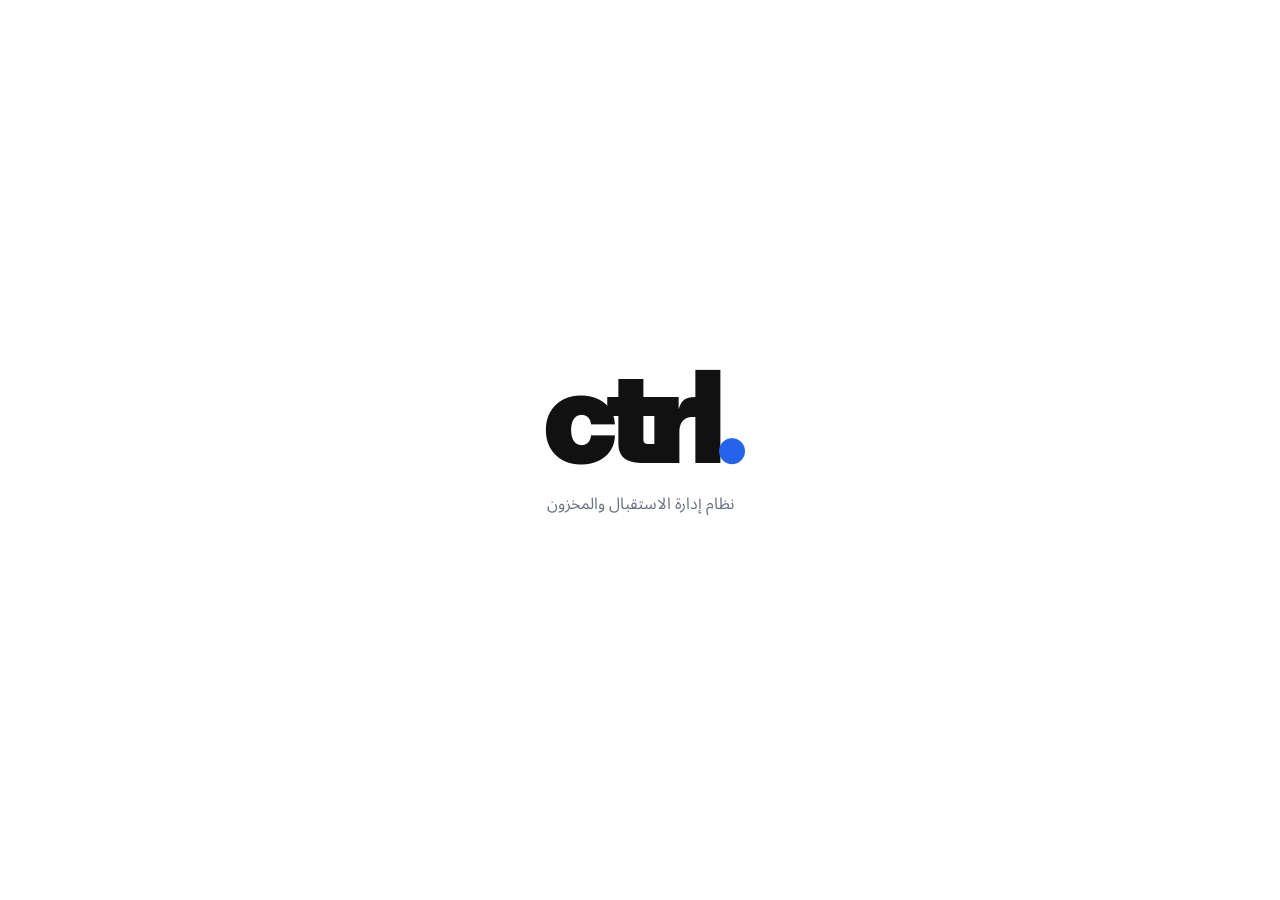
<file: index.html>
<!doctype html>
<html lang="ar" dir="rtl">
<head>
  <meta charset="UTF-8">
  <meta name="viewport" content="width=device-width, initial-scale=1">
  <meta name="theme-color" content="#111111">
  <title>ctrl. — نظام الاستقبال</title>
  <link rel="preconnect" href="https://fonts.googleapis.com">
  <link rel="preconnect" href="https://fonts.gstatic.com" crossorigin>
  <link href="https://fonts.googleapis.com/css2?family=Inter:wght@400;600;700;900&family=Noto+Sans+Arabic:wght@400;600;700;800&display=swap" rel="stylesheet">
  <link rel="stylesheet" href="style.css?v=20260719-soft-mobile">
</head>
<body class="intro-page">
  <main class="intro" aria-label="ctrl.">
    <div class="intro-logo" aria-hidden="true"><span class="letter c">c</span><span class="letter t">t</span><span class="letter r">r</span><span class="letter l">l</span><span class="letter dot">.</span></div>
    <p>نظام إدارة الاستقبال والمخزون</p>
  </main>
  <script type="module" src="intro.js"></script>
</body>
</html>
</file>
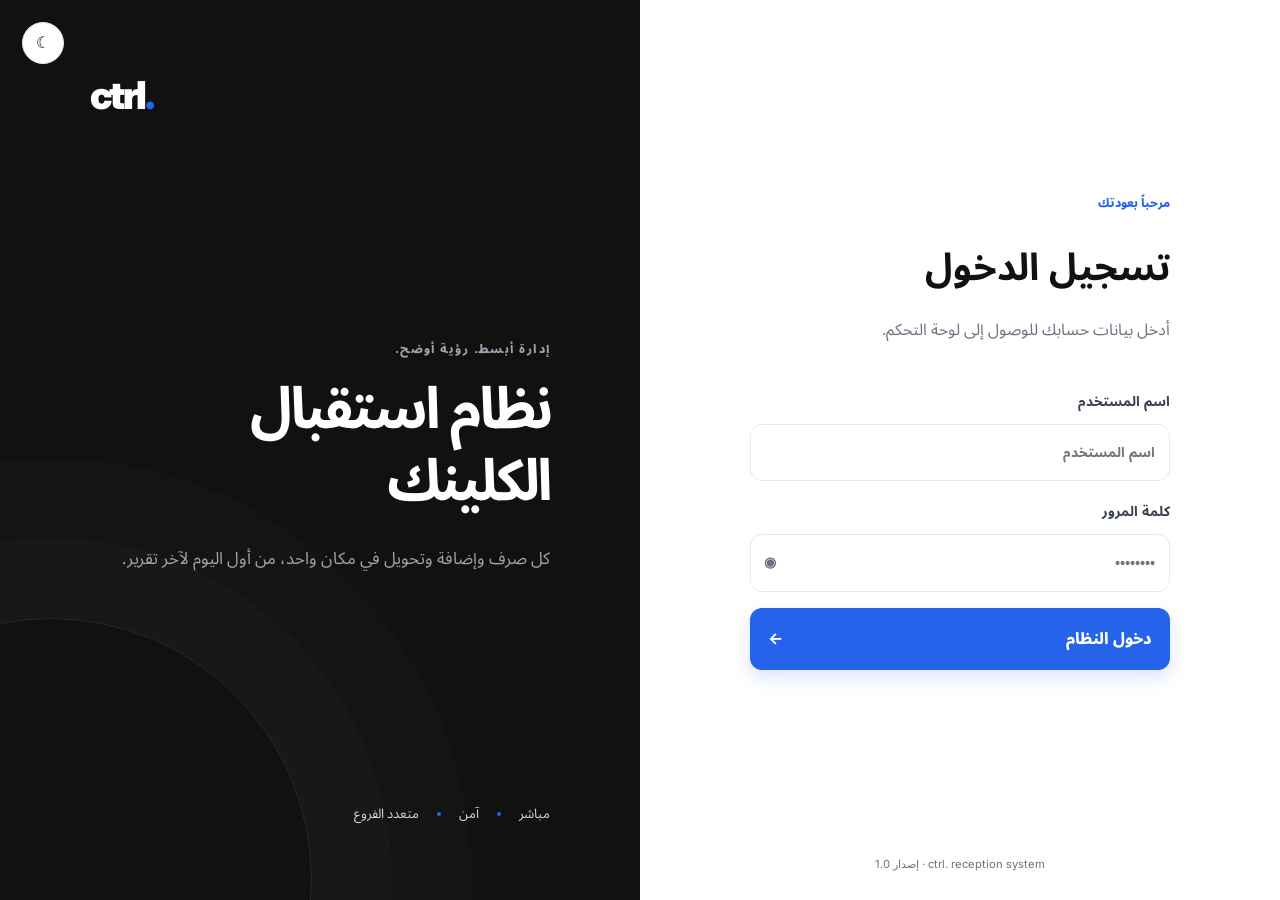
<file: login.html>
<!doctype html>
<html lang="ar" dir="rtl">
<head>
  <meta charset="UTF-8">
  <meta name="viewport" content="width=device-width, initial-scale=1">
  <title>تسجيل الدخول — ctrl.</title>
  <link rel="preconnect" href="https://fonts.googleapis.com"><link rel="preconnect" href="https://fonts.gstatic.com" crossorigin>
  <link href="https://fonts.googleapis.com/css2?family=Inter:wght@400;600;700;900&family=Noto+Sans+Arabic:wght@400;600;700;800&display=swap" rel="stylesheet">
  <link rel="stylesheet" href="style.css?v=20260719-production-only">
</head>
<body class="login-page">
  <button class="theme-fab" id="theme-toggle" aria-label="تبديل المظهر">☾</button>
  <main class="login-shell">
    <section class="login-brand">
      <div class="brand-logo">ctrl<span>.</span></div>
      <div>
        <p class="eyebrow">إدارة أبسط. رؤية أوضح.</p>
        <h1>نظام استقبال<br>الكلينك</h1>
        <p class="brand-copy">كل صرف وإضافة وتحويل في مكان واحد، من أول اليوم لآخر تقرير.</p>
      </div>
      <div class="brand-stats"><span>مباشر</span><i></i><span>آمن</span><i></i><span>متعدد الفروع</span></div>
    </section>
    <section class="login-form-side">
      <form id="login-form" class="login-form">
        <div class="mobile-brand brand-logo">ctrl<span>.</span></div>
        <p class="eyebrow blue">مرحباً بعودتك</p>
        <h2>تسجيل الدخول</h2>
        <p class="form-lead">أدخل بيانات حسابك للوصول إلى لوحة التحكم.</p>
        <label>اسم المستخدم<input name="username" type="text" autocomplete="username" placeholder="اسم المستخدم" required></label>
        <label>كلمة المرور
          <span class="password-field"><input name="password" type="password" autocomplete="current-password" placeholder="••••••••" required><button type="button" id="show-password" aria-label="إظهار كلمة المرور">◉</button></span>
        </label>
        <button class="btn primary wide" type="submit"><span>دخول النظام</span><b>←</b></button>
        <p id="login-error" class="form-error" role="alert"></p>
      </form>
      <p class="login-footer">ctrl. reception system · إصدار 1.0</p>
    </section>
  </main>
  <script src="config.js"></script>
  <script type="module" src="theme.js"></script>
  <script type="module" src="auth.js?v=20260730-branch-access-v12"></script>
</body>
</html>
</file>
<file: style.css>
:root {
  --bg: #f5f5f5;
  --panel: #fff;
  --ink: #111;
  --ink-2: #374151;
  --muted: #6b7280;
  --line: #e5e7eb;
  --blue: #2563eb;
  --blue-soft: #eff6ff;
  --blue-strong: #1d4ed8;
  --gold: #b89a55;
  --gold-soft: #fdf8ee;
  --ok: #16a34a;
  --warn: #d97706;
  --danger: #dc2626;
  --shadow-sm: 0 1px 3px rgba(0, 0, 0, 0.08);
  --shadow-md: 0 14px 40px rgba(17, 24, 39, 0.09);
  --radius: 8px;
  --sidebar-width: 250px;
  --row-hover: #f9fafb;
  --input-bg: #fff;
}

/* Reception features — multi-line additions, category filter and audit trail */
.addition-document-count,
.audit-readonly,
.audit-lock {
  padding: 7px 12px;
  border-radius: 999px;
  color: var(--blue);
  background: color-mix(in srgb, var(--blue) 10%, var(--panel));
  font-size: .78rem;
  font-weight: 900;
}
.addition-header-fields { margin-bottom: 18px; }
.addition-line-builder {
  display: grid;
  grid-template-columns: minmax(260px, 1fr) minmax(140px, .35fr) auto;
  align-items: end;
  gap: 12px;
  padding: 16px;
  border: 1px solid var(--line);
  border-radius: 16px;
  background: var(--bg);
}
.addition-line-builder .search-wrap { min-width: 0; }
.addition-line-builder.auto-add { grid-template-columns: minmax(260px, 1fr) minmax(190px, .42fr); }
.addition-auto-hint {
  display: block;
  margin-top: 7px;
  color: var(--muted);
  font-size: .72rem;
  line-height: 1.6;
}
.addition-lines { margin-top: 16px; }
.addition-empty {
  padding: 24px;
  border: 1px dashed var(--line);
  border-radius: 14px;
  color: var(--muted);
  text-align: center;
  font-weight: 700;
}
.addition-lines-table td:first-child { width: 42px; color: var(--muted); }
.inventory-category-filter { max-width: 230px; }
.inventory-category-filter select {
  width: 100%;
  height: 46px;
  padding: 0 13px;
  border: 1px solid var(--line);
  border-radius: 12px;
  color: var(--ink);
  background: var(--input-bg);
  outline: none;
}
.audit-intro { align-items: center; }
.audit-filter-panel { margin-bottom: 18px; }
.audit-filters { display: grid; grid-template-columns: repeat(4, minmax(150px, 1fr)); gap: 12px; align-items: end; }
.audit-search { grid-column: span 2; }
.audit-stats { display: grid; grid-template-columns: repeat(3, 1fr); gap: 12px; margin-bottom: 16px; }
.audit-stats article { padding: 18px; border: 1px solid var(--line); border-radius: 16px; background: var(--panel); }
.audit-stats span { display: block; color: var(--muted); font-size: .78rem; font-weight: 800; }
.audit-stats strong { display: block; margin-top: 5px; font-size: 1.7rem; }
.audit-action { display: inline-flex; padding: 5px 9px; border-radius: 999px; font-size: .72rem; font-weight: 900; }
.audit-action.insert { color: #087f5b; background: #dff8ef; }
.audit-action.update { color: #9a6700; background: #fff4cc; }
.audit-action.delete { color: #c92a2a; background: #ffe3e3; }
.audit-user-dot { display: inline-grid; width: 28px; height: 28px; margin-inline-end: 7px; place-items: center; border-radius: 50%; color: #fff; background: var(--blue); font-weight: 900; }
.audit-change-cell { min-width: 240px; }
.audit-change-cell div { display: grid; gap: 2px; margin-bottom: 5px; }
.audit-change-cell span { color: var(--muted); font-size: .76rem; }
.audit-change-cell del { color: #c92a2a; }
.audit-change-cell ins { color: #087f5b; text-decoration: none; }
.audit-modal { width: min(760px, calc(100vw - 28px)); }
.audit-modal-meta { display: grid; grid-template-columns: repeat(2, 1fr); gap: 10px; margin: 16px 0; }
.audit-modal-meta span { padding: 12px; border-radius: 12px; background: var(--bg); overflow-wrap: anywhere; }
.audit-modal-meta small { display: block; margin-bottom: 4px; color: var(--muted); font-weight: 800; }
.audit-detail-list { display: grid; gap: 8px; }
.audit-detail-row { padding: 12px; border: 1px solid var(--line); border-radius: 12px; }
.audit-detail-row > div { display: grid; grid-template-columns: 1fr auto 1fr; align-items: center; gap: 10px; margin-top: 8px; }
.audit-detail-row span { padding: 8px; border-radius: 9px; background: var(--bg); overflow-wrap: anywhere; }
.audit-detail-row small { display: block; color: var(--muted); }
.audit-technical { margin-bottom: 14px; padding: 10px 12px; border: 1px solid var(--line); border-radius: 12px; }
.audit-technical code { display: block; margin-top: 8px; color: var(--muted); direction: ltr; text-align: left; white-space: pre-wrap; overflow-wrap: anywhere; }
.employee-account-actions { display: flex; flex-wrap: wrap; gap: 7px; min-width: 210px; }

@media (max-width: 900px) {
  .addition-line-builder { grid-template-columns: 1fr 1fr; }
  .addition-line-builder .search-wrap { grid-column: 1 / -1; }
  .audit-filters { grid-template-columns: repeat(2, 1fr); }
}
@media (max-width: 620px) {
  .addition-line-builder, .audit-filters, .audit-stats, .audit-modal-meta { grid-template-columns: 1fr; }
  .addition-line-builder.auto-add { grid-template-columns: 1fr; }
  .addition-line-builder .search-wrap, .audit-search { grid-column: auto; }
  .addition-line-builder .btn { width: 100%; }
  .inventory-search { flex-wrap: wrap; }
  .inventory-category-filter { max-width: none; min-width: 100%; }
  .audit-detail-row > div { grid-template-columns: 1fr; }
  .audit-detail-row i { transform: rotate(90deg); text-align: center; }
}
[data-theme="dark"] {
  --bg: #0f0f0f;
  --panel: #1a1a1a;
  --ink: #f0f0f0;
  --ink-2: #d1d5db;
  --muted: #9ca3af;
  --line: #2a2a2a;
  --row-hover: #1f1f1f;
  --input-bg: #1a1a1a;
  --blue-soft: #172554;
  --gold-soft: #292316;
  --shadow-md: 0 14px 40px rgba(0, 0, 0, 0.3);
}
* {
  box-sizing: border-box;
}
html {
  font-family: "Noto Sans Arabic", Inter, sans-serif;
  color: var(--ink);
  background: var(--bg);
}
body {
  margin: 0;
  min-height: 100vh;
  background: var(--bg);
}
button,
input,
select,
textarea {
  font: inherit;
}
button,
a {
  tap-highlight-color: transparent;
}
button {
  cursor: pointer;
}
a {
  text-decoration: none;
  color: inherit;
}
.brand-logo {
  font-family: Inter, sans-serif;
  font-weight: 900;
  letter-spacing: -2.5px;
}
.brand-logo span {
  color: var(--blue);
}
.eyebrow {
  font-family: Inter, "Noto Sans Arabic";
  font-size: 0.75rem;
  font-weight: 800;
  letter-spacing: 0.12em;
  text-transform: uppercase;
  color: #9ca3af;
}
.eyebrow.blue {
  color: var(--blue);
  letter-spacing: 0;
}
.muted {
  color: var(--muted);
}
/* Intro */
.intro-page {
  overflow: hidden;
  background: #fff;
}
.intro {
  position: fixed;
  inset: 0;
  display: grid;
  place-content: center;
  text-align: center;
  color: #111;
  transition: opacity 0.5s;
}
.intro-logo {
  font: 900 clamp(4rem, 12vw, 8rem) / 1 Inter;
  letter-spacing: -0.09em;
  direction: ltr;
}
.intro-logo .letter {
  display: inline-block;
  opacity: 0;
  filter: blur(8px);
  animation: assemble 0.75s cubic-bezier(0.16, 1, 0.3, 1) forwards;
}
.intro-logo .c {
  transform: translate(-100vw, -40vh);
}
.intro-logo .t {
  transform: translate(30vw, -100vh);
  animation-delay: 0.08s;
}
.intro-logo .r {
  transform: translate(100vw, 20vh);
  animation-delay: 0.16s;
}
.intro-logo .l {
  transform: translate(-20vw, 100vh);
  animation-delay: 0.24s;
}
.intro-logo .dot {
  color: var(--blue);
  transform: translate(100vw, 80vh);
  animation-delay: 0.32s;
}
.intro p {
  opacity: 0;
  color: #6b7280;
  animation: fadeup 0.5s 1s forwards;
}
.intro.compact .t,
.intro.compact .r,
.intro.compact .l {
  animation: merge 0.6s forwards;
}
.intro.compact .c,
.intro.compact .dot {
  animation: pulse 1s infinite alternate;
}
@keyframes assemble {
  to {
    opacity: 1;
    filter: none;
    transform: none;
  }
}
@keyframes fadeup {
  to {
    opacity: 1;
    transform: translateY(-10px);
  }
}
@keyframes merge {
  to {
    opacity: 0;
    transform: translateX(-30px);
    width: 0;
  }
}
@keyframes pulse {
  to {
    text-shadow: 0 0 30px rgba(37, 99, 235, 0.35);
  }
}
/* Login */
.login-page {
  background: var(--panel);
}
.login-shell {
  min-height: 100vh;
  display: grid;
  grid-template-columns: 1fr 1fr;
  direction: ltr;
}
.login-brand,
.login-form-side {
  direction: rtl;
}
.login-brand {
  background: #111;
  color: #fff;
  padding: 8vh 7vw;
  display: flex;
  flex-direction: column;
  justify-content: space-between;
  position: relative;
  overflow: hidden;
}
.login-brand:before {
  content: "";
  position: absolute;
  width: 520px;
  height: 520px;
  border: 1px solid #292929;
  border-radius: 50%;
  left: -210px;
  bottom: -240px;
  box-shadow:
    0 0 0 80px rgba(255, 255, 255, 0.015),
    0 0 0 160px rgba(255, 255, 255, 0.01);
}
.login-brand .brand-logo {
  font-size: 2.4rem;
  direction: ltr;
  align-self: flex-end;
}
.login-brand h1 {
  font-size: clamp(2.2rem, 4.5vw, 4.7rem);
  line-height: 1.25;
  margin: 0.5rem 0 1.5rem;
  letter-spacing: -0.05em;
}
.brand-copy {
  color: #a3a3a3;
  max-width: 480px;
  font-size: 1.05rem;
  line-height: 2;
}
.brand-stats {
  display: flex;
  gap: 18px;
  color: #d1d5db;
  font-size: 0.82rem;
  align-items: center;
}
.brand-stats i {
  width: 4px;
  height: 4px;
  background: var(--blue);
  border-radius: 50%;
}
.login-form-side {
  display: flex;
  align-items: center;
  justify-content: center;
  position: relative;
  padding: 40px;
}
.login-form {
  width: min(420px, 100%);
}
.login-form h2 {
  font-size: 2.35rem;
  margin: 0.3rem 0;
}
.form-lead {
  color: var(--muted);
  margin: 0 0 2.5rem;
}
.login-form label,
.form-group label {
  display: block;
  font-size: 0.86rem;
  font-weight: 700;
  color: var(--ink-2);
  margin: 0 0 1rem;
}
.login-form input,
.field input,
.field select,
.field textarea,
.form-group input,
.form-group select,
.form-group textarea {
  display: block;
  width: 100%;
  margin-top: 0.5rem;
  border: 1px solid var(--line);
  background: var(--input-bg);
  color: var(--ink);
  border-radius: var(--radius);
  padding: 0.82rem 0.9rem;
  outline: none;
  transition: 0.2s;
}
.login-form input:focus,
.field input:focus,
.field select:focus,
.field textarea:focus {
  border-color: var(--blue);
  box-shadow: 0 0 0 3px rgba(37, 99, 235, 0.1);
}
.password-field {
  position: relative;
  display: block;
}
.password-field button {
  position: absolute;
  left: 8px;
  top: 13px;
  border: 0;
  background: none;
  color: var(--muted);
}
.btn {
  border: 0;
  border-radius: var(--radius);
  padding: 0.72rem 1.1rem;
  font-weight: 800;
  display: inline-flex;
  align-items: center;
  justify-content: center;
  gap: 0.6rem;
  transition: 0.2s;
}
.btn:hover {
  transform: translateY(-1px);
}
.btn.primary {
  background: var(--blue);
  color: #fff;
  box-shadow: 0 7px 18px rgba(37, 99, 235, 0.18);
}
.btn.primary:hover {
  background: var(--blue-strong);
}
.btn.ghost {
  border: 1px solid var(--line);
  background: var(--panel);
  color: var(--ink);
}
.btn.danger {
  background: var(--danger);
  color: #fff;
}
.btn.gold {
  background: var(--gold-soft);
  color: #806a37;
  border: 1px solid #eadfbf;
}
.btn.wide {
  width: 100%;
  justify-content: space-between;
  padding: 0.9rem 1.1rem;
}
.form-error {
  min-height: 1.5rem;
  color: var(--danger);
  font-size: 0.82rem;
  text-align: center;
}
.login-footer {
  position: absolute;
  bottom: 18px;
  color: var(--muted);
  font: 400 0.7rem Inter;
}
.theme-fab {
  position: fixed;
  top: 22px;
  left: 22px;
  z-index: 4;
  width: 42px;
  height: 42px;
  border: 1px solid var(--line);
  border-radius: 50%;
  background: var(--panel);
  color: var(--ink);
}
.mobile-brand {
  display: none;
}
/* App shell */
.app-shell {
  min-height: 100vh;
}
.sidebar {
  position: fixed;
  right: 0;
  top: 0;
  bottom: 0;
  width: var(--sidebar-width);
  background: var(--panel);
  border-left: 1px solid var(--line);
  z-index: 20;
  display: flex;
  flex-direction: column;
  transition: 0.25s;
}
.sidebar-head {
  height: 88px;
  display: flex;
  align-items: center;
  justify-content: space-between;
  padding: 0 24px;
  border-bottom: 1px solid var(--line);
}
.sidebar-head .brand-logo {
  font-size: 2rem;
  direction: ltr;
}
.sidebar-head button {
  border: 1px solid var(--line);
  background: var(--panel);
  color: var(--muted);
  width: 30px;
  height: 30px;
  border-radius: 50%;
}
.nav-list {
  padding: 22px 12px;
  display: grid;
  gap: 5px;
}
.nav-list a {
  display: flex;
  gap: 14px;
  align-items: center;
  padding: 12px 15px;
  color: var(--muted);
  font-size: 0.92rem;
  font-weight: 700;
  border-radius: 7px;
  border-right: 3px solid transparent;
}
.nav-list a:hover {
  background: var(--row-hover);
  color: var(--ink);
}
.nav-list a.active {
  background: var(--blue-soft);
  color: var(--blue);
  border-right-color: var(--blue);
}
.nav-icon {
  width: 21px;
  text-align: center;
  font: 700 1.2rem Inter;
}
.sidebar-foot {
  margin-top: auto;
  padding: 14px;
  border-top: 1px solid var(--line);
}
.branch-card {
  padding: 11px 13px;
  background: var(--bg);
  border-radius: 7px;
  margin-bottom: 10px;
}
.branch-card span {
  display: block;
  color: var(--muted);
  font-size: 0.68rem;
}
.branch-card strong {
  font-size: 0.78rem;
}
.user-card {
  display: flex;
  align-items: center;
  gap: 10px;
  padding: 7px;
}
.avatar {
  width: 34px;
  height: 34px;
  border-radius: 50%;
  display: grid;
  place-items: center;
  background: #111;
  color: #fff;
  font-weight: 800;
}
.user-card div {
  min-width: 0;
  flex: 1;
}
.user-card strong,
.user-card small {
  display: block;
  white-space: nowrap;
  overflow: hidden;
  text-overflow: ellipsis;
}
.user-card strong {
  font-size: 0.78rem;
}
.user-card small {
  font-size: 0.66rem;
  color: var(--muted);
}
.user-card button {
  background: none;
  border: 0;
  color: var(--muted);
  font-size: 1.2rem;
}
.main-wrap {
  margin-right: var(--sidebar-width);
  min-height: 100vh;
  transition: 0.25s;
}
.topbar {
  height: 88px;
  background: var(--panel);
  border-bottom: 1px solid var(--line);
  padding: 0 34px;
  display: flex;
  justify-content: space-between;
  align-items: center;
  position: sticky;
  top: 0;
  z-index: 10;
}
.topbar h1 {
  font-size: 1.25rem;
  margin: 2px 0;
}
.breadcrumb {
  font:
    600 0.68rem Inter,
    "Noto Sans Arabic";
  color: var(--muted);
  margin: 0;
  direction: ltr;
  text-align: right;
}
.top-actions {
  display: flex;
  gap: 10px;
  align-items: center;
}
.status-dot,
.branch-chip {
  font-size: 0.7rem;
  font-weight: 700;
  padding: 7px 11px;
  border-radius: 99px;
  background: var(--bg);
  border: 1px solid var(--line);
}
.status-dot {
  color: var(--ok);
}
.status-dot:before {
  content: "";
  display: inline-block;
  width: 6px;
  height: 6px;
  background: var(--ok);
  border-radius: 50%;
  margin-left: 6px;
}
.icon-btn,
.mobile-menu {
  width: 37px;
  height: 37px;
  border: 1px solid var(--line);
  border-radius: 7px;
  background: var(--panel);
  color: var(--ink);
}
.mobile-menu {
  display: none;
}
.content {
  padding: 30px 34px 50px;
  max-width: 1600px;
  margin: auto;
}
.sidebar.collapsed {
  width: 76px;
}
.sidebar.collapsed .brand-logo {
  font-size: 0;
}
.sidebar.collapsed .brand-logo:after {
  content: "c.";
  font-size: 1.7rem;
}
.sidebar.collapsed .nav-list a span:last-child,
.sidebar.collapsed .branch-card,
.sidebar.collapsed .user-card div,
.sidebar.collapsed .user-card button {
  display: none;
}
.sidebar.collapsed .nav-list a {
  justify-content: center;
  padding-inline: 0;
}
.sidebar.collapsed + .main-wrap {
  margin-right: 76px;
}
.branch-card select {
  width: 100%;
  margin-top: 5px;
  border: 0;
  background: transparent;
  color: var(--ink);
  font-size: 0.76rem;
  font-weight: 800;
  outline: none;
  cursor: pointer;
}
.branch-card select option {
  background: var(--panel);
  color: var(--ink);
}
.branch-chip.switchable {
  cursor: pointer;
  color: var(--blue);
  border-color: #bfdbfe;
}
/* Shared content */
.page-intro {
  display: flex;
  justify-content: space-between;
  align-items: end;
  margin-bottom: 22px;
}
.page-intro h2 {
  margin: 0 0 4px;
  font-size: 1.35rem;
}
.page-intro p {
  margin: 0;
  color: var(--muted);
  font-size: 0.82rem;
}
.panel {
  background: var(--panel);
  border: 1px solid var(--line);
  border-radius: 10px;
  box-shadow: var(--shadow-sm);
  margin-bottom: 20px;
}
.panel-head {
  padding: 17px 20px;
  border-bottom: 1px solid var(--line);
  display: flex;
  justify-content: space-between;
  align-items: center;
}
.panel-head h3 {
  font-size: 0.95rem;
  margin: 0;
}
.panel-head p {
  font-size: 0.72rem;
  color: var(--muted);
  margin: 3px 0 0;
}
.panel-head.gold-line {
  border-top: 3px solid var(--gold);
}
.panel-body {
  padding: 20px;
}
.form-grid {
  display: grid;
  grid-template-columns: repeat(4, minmax(0, 1fr));
  gap: 16px;
}
.form-grid.two {
  grid-template-columns: repeat(2, minmax(0, 1fr));
}
.field label {
  display: block;
  color: var(--ink-2);
  font-size: 0.76rem;
  font-weight: 800;
}
.field label em {
  font-style: normal;
  color: var(--danger);
}
.field textarea {
  min-height: 92px;
  resize: vertical;
}
.field.span-2 {
  grid-column: span 2;
}
.radio-group {
  display: flex;
  gap: 8px;
  margin-top: 0.5rem;
}
.radio-card {
  position: relative;
  flex: 1;
}
.radio-card input {
  position: absolute;
  opacity: 0;
}
.radio-card span {
  display: block;
  border: 1px solid var(--line);
  padding: 0.75rem;
  border-radius: 7px;
  text-align: center;
  color: var(--muted);
  font-size: 0.78rem;
  font-weight: 700;
}
.radio-card input:checked + span {
  border-color: var(--blue);
  background: var(--blue-soft);
  color: var(--blue);
}
.section-divider {
  height: 1px;
  background: var(--line);
  margin: 22px 0;
}
.form-actions {
  display: flex;
  justify-content: flex-end;
  gap: 10px;
  margin-top: 20px;
}
.search-wrap {
  position: relative;
}
.autocomplete {
  position: absolute;
  z-index: 8;
  top: 100%;
  left: 0;
  right: 0;
  background: var(--panel);
  border: 1px solid var(--line);
  border-radius: 7px;
  box-shadow: var(--shadow-md);
  max-height: 260px;
  overflow: auto;
}
.autocomplete button {
  display: flex;
  width: 100%;
  justify-content: space-between;
  text-align: right;
  border: 0;
  border-bottom: 1px solid var(--line);
  background: var(--panel);
  color: var(--ink);
  padding: 11px;
}
.autocomplete button:hover {
  background: var(--blue-soft);
}
.autocomplete small {
  color: var(--muted);
  direction: ltr;
}
.selected-material {
  margin-top: 10px;
  padding: 12px;
  background: var(--blue-soft);
  color: var(--blue);
  border-radius: 7px;
  display: flex;
  justify-content: space-between;
}
.table-wrap {
  overflow: auto;
}
.data-table {
  width: 100%;
  border-collapse: collapse;
  white-space: nowrap;
  font-size: 0.77rem;
}
.data-table th {
  text-align: right;
  color: var(--muted);
  font-size: 0.68rem;
  letter-spacing: 0.02em;
  background: var(--bg);
  padding: 11px 14px;
  border-bottom: 1px solid var(--line);
}
.data-table td {
  padding: 12px 14px;
  border-bottom: 1px solid var(--line);
  color: var(--ink-2);
}
.data-table tbody tr:hover {
  background: var(--row-hover);
}
.data-table tfoot td {
  font-weight: 800;
  background: var(--gold-soft);
}
.table-input {
  width: 105px !important;
  margin: 0 !important;
  padding: 0.48rem !important;
}
.row-title {
  font-weight: 800;
  color: var(--ink);
}
.row-sub {
  display: block;
  font: 500 0.67rem Inter;
  color: var(--muted);
  margin-top: 2px;
}
.delete-icon {
  border: 0;
  background: #fef2f2;
  color: var(--danger);
  border-radius: 6px;
  width: 30px;
  height: 30px;
}
.badge {
  display: inline-block;
  border-radius: 99px;
  padding: 4px 8px;
  font-size: 0.64rem;
  font-weight: 800;
}
.badge.client {
  background: #ecfdf5;
  color: var(--ok);
}
.badge.transfer {
  background: #fff7ed;
  color: var(--warn);
}
.badge.temp {
  background: #fff7ed;
  color: var(--warn);
}
.badge.admin {
  background: var(--blue-soft);
  color: var(--blue);
}
.empty-state {
  text-align: center;
  padding: 35px;
  color: var(--muted);
}
.empty-state b {
  display: block;
  font-size: 1.5rem;
  color: var(--line);
}
/* Home */
.welcome {
  background: #111;
  color: #fff;
  border: 0;
  position: relative;
  overflow: hidden;
}
.welcome:after {
  content: "c.";
  font: 900 15rem/1 Inter;
  position: absolute;
  left: 25px;
  top: -38px;
  color: #191919;
  direction: ltr;
}
.welcome .panel-body {
  position: relative;
  z-index: 1;
  padding: 30px;
}
.welcome h2 {
  font-size: 1.7rem;
  margin: 0 0 7px;
}
.welcome p {
  color: #aaa;
  margin: 0;
}
.stats-grid {
  display: grid;
  grid-template-columns: repeat(4, 1fr);
  gap: 16px;
  margin-bottom: 20px;
}
.stat-card {
  background: var(--panel);
  border: 1px solid var(--line);
  border-radius: 10px;
  padding: 18px;
  position: relative;
}
.stat-card span {
  color: var(--muted);
  font-size: 0.72rem;
}
.stat-card strong {
  display: block;
  font:
    800 1.7rem Inter,
    "Noto Sans Arabic";
  margin-top: 8px;
}
.stat-card i {
  position: absolute;
  left: 16px;
  top: 16px;
  width: 34px;
  height: 34px;
  border-radius: 8px;
  background: var(--blue-soft);
  color: var(--blue);
  display: grid;
  place-items: center;
  font-style: normal;
}
.quick-grid {
  display: grid;
  grid-template-columns: 1.4fr 1fr;
  gap: 20px;
}
.quick-actions {
  display: grid;
  grid-template-columns: repeat(3, 1fr);
  gap: 10px;
}
.quick-actions a {
  padding: 18px 12px;
  border: 1px solid var(--line);
  border-radius: 8px;
  text-align: center;
  font-weight: 700;
  font-size: 0.78rem;
}
.quick-actions a b {
  display: block;
  color: var(--blue);
  font-size: 1.5rem;
  margin-bottom: 5px;
}
/* Reports and settings */
.filters {
  display: grid;
  grid-template-columns: repeat(5, 1fr);
  gap: 12px;
  align-items: end;
}
.report-filters {
  grid-template-columns: repeat(6, minmax(0, 1fr));
}
.report-filter-panel {
  border: 0;
  box-shadow: 0 12px 35px rgba(15, 23, 42, 0.07);
}
.all-reports-toolbar {
  display: flex;
  align-items: center;
  justify-content: space-between;
  gap: 14px;
  margin: 4px 0 16px;
  padding: 13px 16px;
  border: 1px solid color-mix(in srgb, var(--gold) 30%, var(--line));
  border-radius: 14px;
  background: color-mix(in srgb, var(--gold-soft) 58%, var(--panel));
}
.all-reports-toolbar strong,
.all-reports-toolbar span {
  display: block;
}
.all-reports-toolbar strong {
  font-size: 0.88rem;
}
.all-reports-toolbar span {
  color: var(--muted);
  font-size: 0.69rem;
  margin-top: 2px;
}
.report-section {
  overflow: hidden;
  border: 0;
  box-shadow: 0 10px 32px rgba(15, 23, 42, 0.06);
}
.report-section .panel-head {
  padding: 15px 18px;
  background: color-mix(in srgb, var(--bg) 45%, var(--panel));
}
.report-section .panel-head.gold-line {
  border-right: 4px solid var(--gold);
  box-shadow: none;
}
.report-section .panel-head h3 {
  font-size: 0.92rem;
}
.report-section .panel-body {
  padding: 16px;
}
.report-section .data-table th {
  padding-block: 10px;
}
.report-section .data-table td {
  padding-block: 11px;
}
.summary-grid {
  display: grid;
  grid-template-columns: repeat(auto-fit, minmax(260px, 1fr));
  gap: 14px;
}
.summary-card {
  border: 1px solid var(--line);
  border-top: 3px solid var(--gold);
  border-radius: 8px;
  padding: 16px;
  background: var(--panel);
}
.summary-card h4 {
  margin: 0 0 13px;
}
.summary-row {
  display: grid;
  grid-template-columns: 1fr auto auto;
  gap: 10px;
  padding: 8px 0;
  border-bottom: 1px solid var(--line);
  font-size: 0.72rem;
}
.summary-total {
  display: flex;
  justify-content: space-between;
  font-weight: 800;
  padding-top: 12px;
}
.report-actions {
  display: flex;
  gap: 7px;
  flex-wrap: wrap;
}
.report-actions .btn.mini {
  min-height: 32px;
  padding: 0.42rem 0.72rem;
  border-radius: 9px;
  font-size: 0.66rem;
}
.tabs {
  display: flex;
  gap: 5px;
  border-bottom: 1px solid var(--line);
  padding: 0 18px;
}
.tabs button {
  border: 0;
  background: none;
  color: var(--muted);
  padding: 14px 10px;
  font-weight: 700;
  border-bottom: 2px solid transparent;
}
.tabs button.active {
  color: var(--blue);
  border-color: var(--blue);
}
.records-filters {
  grid-template-columns: repeat(7, minmax(0, 1fr));
}
.settings-callout {
  display: flex;
  justify-content: space-between;
  align-items: center;
  padding: 12px 14px;
  background: var(--blue-soft);
  color: var(--blue);
  border-radius: 8px;
  margin-bottom: 18px;
}
.settings-callout b,
.settings-callout span {
  display: block;
}
.settings-callout span {
  font-size: 0.72rem;
  margin-top: 2px;
}
.import-card {
  display: grid;
  grid-template-columns: 1fr auto;
  align-items: center;
  gap: 12px 20px;
  padding: 18px;
  border: 1px dashed #bfdbfe;
  background: linear-gradient(135deg, var(--blue-soft), var(--panel));
  border-radius: 9px;
}
.import-card b {
  font-size: 0.9rem;
}
.import-card p {
  font-size: 0.72rem;
  color: var(--muted);
  margin: 4px 0 0;
}
.import-actions {
  display: flex;
  gap: 8px;
}
.file-button {
  cursor: pointer;
}
.import-status {
  padding: 10px 12px;
  border-radius: 7px;
  background: var(--bg);
  font-size: 0.74rem;
  grid-column: 1/-1;
}
.import-status b,
.import-status span {
  display: block;
}
.import-status.success {
  background: #ecfdf5;
  color: var(--ok);
}
.import-status.warning {
  background: #fff7ed;
  color: var(--warn);
}
.import-status.error {
  background: #fef2f2;
  color: var(--danger);
}
.pagination-bar {
  display: flex;
  align-items: center;
  justify-content: space-between;
  gap: 12px;
  padding: 13px 18px;
  border-top: 1px solid var(--line);
  background: var(--panel);
  color: var(--muted);
  font-size: 0.7rem;
}
.pagination-bar.compact {
  padding: 11px 0 0;
  margin-top: 10px;
  background: transparent;
}
.pagination-controls {
  display: flex;
  align-items: center;
  gap: 8px;
}
.pagination-controls button {
  border: 1px solid var(--line);
  background: var(--panel);
  color: var(--ink-2);
  border-radius: 6px;
  padding: 5px 10px;
  font-size: 0.68rem;
  font-weight: 700;
}
.pagination-controls button:hover:not(:disabled) {
  border-color: var(--blue);
  color: var(--blue);
}
.pagination-controls button:disabled {
  opacity: 0.35;
  cursor: not-allowed;
}
.pagination-controls b,
.pagination-bar > b {
  color: var(--ink);
  font: 700 0.68rem Inter;
}
.summary-card-items {
  min-height: 40px;
}
.data-table tr.negative-row td {
  background: #fff1f2;
  color: #991b1b;
  font-weight: 800;
}
.data-table tr.negative-row:hover td {
  background: #ffe4e6;
}
[data-theme="dark"] .data-table tr.negative-row td {
  background: rgba(220, 38, 38, 0.13);
  color: #fca5a5;
}
[data-theme="dark"] .data-table tr.negative-row:hover td {
  background: rgba(220, 38, 38, 0.2);
}
.welcome {
  background: linear-gradient(135deg, #111827 0%, #172554 100%);
  border-top: 3px solid var(--gold);
}
.welcome:before {
  content: "";
  position: absolute;
  inset: 0;
  background: radial-gradient(
    circle at 20% 20%,
    rgba(37, 99, 235, 0.2),
    transparent 38%
  );
  pointer-events: none;
}
.welcome:after {
  color: rgba(255, 255, 255, 0.045);
}
[data-theme="dark"] .welcome {
  background: linear-gradient(135deg, #171717, #0f172a);
  border-color: #806a37;
}
.check-grid {
  display: grid;
  grid-template-columns: repeat(auto-fit, minmax(145px, 1fr));
  gap: 8px;
  margin-top: 8px;
}
.check-card {
  position: relative;
  cursor: pointer;
}
.check-card input {
  position: absolute;
  opacity: 0;
  pointer-events: none;
}
.check-card span {
  display: flex;
  align-items: center;
  gap: 8px;
  padding: 9px 10px;
  border: 1px solid var(--line);
  border-radius: 7px;
  background: var(--panel);
  color: var(--muted);
  font-size: 0.72rem;
  font-weight: 700;
  transition: 0.18s;
}
.check-card i {
  width: 18px;
  height: 18px;
  border: 1px solid var(--line);
  border-radius: 5px;
  display: grid;
  place-items: center;
  color: transparent;
  font-style: normal;
}
.check-card input:checked + span {
  border-color: #93c5fd;
  background: var(--blue-soft);
  color: var(--blue);
}
.check-card input:checked + span i {
  background: var(--blue);
  border-color: var(--blue);
  color: #fff;
}
.chip-list {
  display: flex;
  gap: 4px;
  flex-wrap: wrap;
}
.chip-list span {
  padding: 3px 7px;
  background: var(--blue-soft);
  color: var(--blue);
  border-radius: 99px;
  font-size: 0.62rem;
  font-weight: 700;
}
.access-list {
  display: grid;
  gap: 14px;
}
.access-card {
  border: 1px solid var(--line);
  border-radius: 9px;
  background: var(--panel);
  padding: 16px;
}
.access-card-head,
.access-card-head > div {
  display: flex;
  align-items: center;
  justify-content: space-between;
  gap: 10px;
}
.access-card-head > div > div b,
.access-card-head > div > div small {
  display: block;
}
.access-card-head small {
  color: var(--muted);
  font-size: 0.67rem;
}
.access-columns {
  display: grid;
  grid-template-columns: 1fr 1fr;
  gap: 24px;
  margin-top: 16px;
  padding-top: 15px;
  border-top: 1px solid var(--line);
}
.access-columns h4 {
  font-size: 0.75rem;
  margin: 0 0 5px;
  color: var(--ink-2);
}
/* Modal/toast */
.modal-backdrop {
  position: fixed;
  inset: 0;
  z-index: 100;
  background: rgba(0, 0, 0, 0.55);
  display: grid;
  place-items: center;
  padding: 20px;
}
.modal {
  width: min(580px, 100%);
  background: var(--panel);
  border-radius: 11px;
  box-shadow: var(--shadow-md);
  padding: 24px;
  position: relative;
  max-height: 90vh;
  overflow: auto;
}
.modal.small {
  width: min(420px, 100%);
}
.modal h3 {
  margin: 0 0 8px;
}
.modal p {
  color: var(--muted);
  font-size: 0.85rem;
}
.modal-x {
  position: absolute;
  left: 15px;
  top: 12px;
  border: 0;
  background: none;
  color: var(--muted);
  font-size: 1.6rem;
}
.modal-actions {
  display: flex;
  justify-content: flex-end;
  gap: 9px;
  margin-top: 22px;
}
.toast-container {
  position: fixed;
  left: 22px;
  bottom: 22px;
  z-index: 200;
  display: grid;
  gap: 9px;
}
.toast {
  min-width: 280px;
  background: #111;
  color: #fff;
  padding: 12px 15px;
  border-radius: 8px;
  box-shadow: var(--shadow-md);
  display: flex;
  align-items: center;
  gap: 10px;
  animation: toastin 0.25s;
}
.toast b {
  width: 22px;
  height: 22px;
  border-radius: 50%;
  display: grid;
  place-items: center;
  background: var(--ok);
}
.toast.error b {
  background: var(--danger);
}
.toast.warning b {
  background: var(--warn);
}
.toast.out {
  opacity: 0;
  transform: translateX(-20px);
  transition: 0.25s;
}
@keyframes toastin {
  from {
    opacity: 0;
    transform: translateY(12px);
  }
}
.edit-icon {
  border: 0;
  background: var(--blue-soft);
  color: var(--blue);
  border-radius: 6px;
  width: 30px;
  height: 30px;
  font-size: 1rem;
}
.record-actions {
  display: flex;
  gap: 6px;
}
.record-access-hint {
  display: flex;
  gap: 6px;
  flex-wrap: wrap;
}
.delete-badge {
  background: #fef2f2;
  color: var(--danger);
}
.access-action-title {
  margin-top: 18px !important;
}
.record-edit-modal {
  width: min(760px, 100%);
}
.history-choice-modal {
  width: min(650px, 100%);
}
.history-choice-modal > p b {
  color: var(--text);
}
.history-choice-list {
  display: grid;
  grid-template-columns: 1fr 1fr;
  gap: 12px;
  margin-top: 20px;
}
.history-choice-card {
  border: 1px solid var(--line);
  background: color-mix(in srgb, var(--panel) 94%, var(--bg));
  color: var(--text);
  border-radius: 18px;
  padding: 18px;
  text-align: right;
  display: grid;
  gap: 8px;
  cursor: pointer;
  transition: 0.2s;
}
.history-choice-card:hover {
  transform: translateY(-2px);
  border-color: var(--gold);
  box-shadow: var(--shadow-sm);
}
.history-choice-card.primary-choice {
  border-color: color-mix(in srgb, var(--blue) 45%, var(--line));
  background: var(--blue-soft);
}
.history-choice-card span {
  color: var(--muted);
  font-size: 0.82rem;
  line-height: 1.8;
}
.autocomplete .badge.temp {
  display: inline-flex;
  font-size: 0.66rem;
  padding: 2px 7px;
  margin-inline-start: 5px;
  vertical-align: middle;
  font-style: normal;
}
@media (max-width: 640px) {
  .history-choice-list {
    grid-template-columns: 1fr;
  }
}
.btn.mini {
  min-height: 32px;
  padding: 0.4rem 0.65rem;
  font-size: 0.67rem;
}
.compact-empty {
  display: grid;
  gap: 10px;
  justify-items: center;
  padding: 20px;
}
.compact-empty .btn {
  width: max-content;
}
.temp-actions {
  min-width: 330px;
}
.replacement-list {
  display: grid;
  gap: 7px;
  max-height: 310px;
  overflow: auto;
  margin-top: 14px;
  padding: 3px;
}
.replacement-option {
  display: flex;
  align-items: center;
  justify-content: space-between;
  text-align: right;
  width: 100%;
  padding: 11px 13px;
  border: 1px solid var(--line);
  border-radius: 12px;
  background: var(--panel);
  color: var(--ink);
}
.replacement-option span:first-child b,
.replacement-option span:first-child small {
  display: block;
}
.replacement-option small {
  color: var(--muted);
  margin-top: 2px;
}
.replacement-option.selected {
  border-color: var(--blue);
  background: var(--blue-soft);
  color: var(--blue);
}
.temp-review-callout > span {
  flex: 0 0 auto;
}
.tabs {
  overflow-x: auto;
  scrollbar-width: none;
}
.tabs::-webkit-scrollbar {
  display: none;
}
/* Softer visual system */
:root {
  --radius: 12px;
  --shadow-sm: 0 8px 26px rgba(15, 23, 42, 0.055);
  --shadow-md: 0 20px 55px rgba(15, 23, 42, 0.11);
}
.panel,
.stat-card,
.summary-card,
.access-card,
.import-card {
  border-radius: 18px;
  box-shadow: var(--shadow-sm);
}
.panel,
.stat-card,
.summary-card,
.access-card {
  border-color: color-mix(in srgb, var(--line) 82%, transparent);
}
.panel-head {
  padding: 19px 22px;
}
.panel-head.gold-line {
  border-top: 0;
  box-shadow: inset 0 3px 0 color-mix(in srgb, var(--gold) 82%, transparent);
}
.summary-card {
  border-top: 0;
  box-shadow:
    inset 0 3px 0 color-mix(in srgb, var(--gold) 82%, transparent),
    var(--shadow-sm);
}
.btn,
.nav-list a,
.icon-btn,
.radio-card span,
.selected-material,
.settings-callout,
.import-status,
.check-card span {
  border-radius: 12px;
}
.branch-card {
  border-radius: 14px;
}
.autocomplete {
  border-radius: 14px;
  overflow-y: auto;
  overflow-x: hidden;
  overscroll-behavior: contain;
  scrollbar-gutter: stable;
  scrollbar-width: thin;
  scrollbar-color: color-mix(in srgb, var(--muted) 45%, transparent) transparent;
}
.autocomplete::-webkit-scrollbar {
  width: 9px;
}
.autocomplete::-webkit-scrollbar-thumb {
  background: color-mix(in srgb, var(--muted) 45%, transparent);
  border: 2px solid transparent;
  border-radius: 999px;
  background-clip: padding-box;
}
.modal {
  border-radius: 20px;
}
.table-wrap {
  scrollbar-color: color-mix(in srgb, var(--muted) 30%, transparent) transparent;
}
.data-table th {
  background: color-mix(in srgb, var(--bg) 78%, var(--panel));
  padding-block: 13px;
}
.data-table td {
  padding-block: 14px;
  border-bottom-color: color-mix(in srgb, var(--line) 76%, transparent);
}
.data-table tbody tr {
  transition: background-color 0.18s ease;
}
.delete-icon,
.edit-icon {
  border-radius: 10px;
}
.pagination-controls button {
  border-radius: 10px;
}
.stat-card,
.summary-card,
.access-card {
  transition:
    transform 0.2s ease,
    box-shadow 0.2s ease;
}
.stat-card:hover,
.summary-card:hover,
.access-card:hover {
  transform: translateY(-2px);
  box-shadow: var(--shadow-md);
}
@media print {
  .sidebar,
  .topbar,
  .page-intro,
  .filters,
  .report-actions,
  .btn {
    display: none !important;
  }
  .main-wrap {
    margin: 0;
  }
  .content {
    padding: 0;
  }
  .panel {
    box-shadow: none;
    break-inside: avoid;
  }
  body {
    background: #fff;
    color: #111;
  }
}
@media (max-width: 1250px) {
  .report-filters {
    grid-template-columns: repeat(3, minmax(0, 1fr));
  }
  .records-filters {
    grid-template-columns: repeat(3, minmax(0, 1fr));
  }
}
@media (max-width: 1000px) {
  .form-grid {
    grid-template-columns: repeat(2, 1fr);
  }
  .filters {
    grid-template-columns: repeat(2, 1fr);
  }
  .stats-grid {
    grid-template-columns: repeat(2, 1fr);
  }
  .quick-grid {
    grid-template-columns: 1fr;
  }
  .login-brand {
    padding: 7vh 5vw;
  }
  .login-brand h1 {
    font-size: 2.7rem;
  }
}
@media (max-width: 760px) {
  .login-shell {
    grid-template-columns: 1fr;
  }
  .login-brand {
    display: none;
  }
  .login-form-side {
    min-height: 100vh;
    padding: 28px;
  }
  .mobile-brand {
    display: block;
    font-size: 2rem;
    direction: ltr;
    text-align: right;
    margin-bottom: 40px;
  }
  .sidebar {
    transform: translateX(100%);
    width: 260px;
    box-shadow: var(--shadow-md);
  }
  .sidebar.open {
    transform: none;
  }
  .main-wrap,
  .sidebar.collapsed + .main-wrap {
    margin: 0;
  }
  .topbar {
    height: 75px;
    padding: 0 17px;
  }
  .mobile-menu {
    display: inline-block;
    margin-left: 8px;
  }
  .topbar > div:first-child {
    display: flex;
    align-items: center;
  }
  .breadcrumb {
    display: none;
  }
  .topbar h1 {
    font-size: 1rem;
  }
  .status-dot,
  .branch-chip {
    display: none;
  }
  .content {
    padding: 20px 15px;
  }
  .form-grid,
  .form-grid.two,
  .filters {
    grid-template-columns: 1fr;
  }
  .field.span-2 {
    grid-column: auto;
  }
  .stats-grid {
    grid-template-columns: 1fr 1fr;
    gap: 10px;
  }
  .stat-card {
    padding: 14px;
  }
  .stat-card strong {
    font-size: 1.35rem;
  }
  .quick-actions {
    grid-template-columns: 1fr;
  }
  .page-intro {
    align-items: start;
  }
  .page-intro .btn {
    font-size: 0.7rem;
  }
  .panel-body {
    padding: 15px;
  }
  .toast-container {
    left: 15px;
    right: 15px;
  }
  .toast {
    min-width: 0;
  }
  .sidebar-head button {
    display: none;
  }
}

/* Inventory */
.inventory-shell {
  overflow: hidden;
}
.inventory-start {
  display: flex;
  align-items: center;
  justify-content: space-between;
  gap: 24px;
  padding: 28px;
  border-bottom: 1px solid var(--line);
  background: linear-gradient(135deg, var(--blue-soft), var(--panel));
}
.inventory-start > div {
  display: grid;
  grid-template-columns: auto 1fr;
  column-gap: 14px;
}
.inventory-start h3,
.inventory-start p {
  margin: 0;
}
.inventory-start p {
  grid-column: 2;
  margin-top: 5px;
  color: var(--muted);
}
.inventory-state-icon {
  grid-row: 1 / span 2;
  display: grid;
  width: 42px;
  height: 42px;
  place-items: center;
  border-radius: 12px;
  color: #fff;
  background: var(--blue);
  font-weight: 900;
}
.inventory-start-btn {
  min-width: 150px;
}
.inventory-search {
  position: sticky;
  z-index: 4;
  top: 0;
  display: flex;
  align-items: end;
  gap: 16px;
  padding: 16px 22px;
  border-bottom: 1px solid var(--line);
  background: color-mix(in srgb, var(--panel) 94%, transparent);
  backdrop-filter: blur(12px);
}
.inventory-search label {
  flex: 1;
}
.inventory-search label span {
  display: block;
  margin-bottom: 6px;
  color: var(--muted);
  font-size: .78rem;
  font-weight: 800;
}
.inventory-search input {
  width: 100%;
  height: 46px;
  padding: 0 15px;
  border: 1px solid var(--line);
  border-radius: 12px;
  color: var(--ink);
  background: var(--input-bg);
  outline: none;
}
.inventory-search input:focus {
  border-color: var(--blue);
  box-shadow: 0 0 0 3px color-mix(in srgb, var(--blue) 14%, transparent);
}
.inventory-search > b {
  min-width: 78px;
  padding-bottom: 12px;
  color: var(--muted);
  text-align: center;
  font-size: .8rem;
}
.inventory-list {
  display: grid;
  gap: 12px;
  padding: 18px;
  background: var(--bg);
}
.inventory-item {
  padding: 18px;
  border: 1px solid var(--line);
  border-radius: 16px;
  background: var(--panel);
  box-shadow: var(--shadow-sm);
  content-visibility: auto;
  contain-intrinsic-size: auto 380px;
}
.inventory-item[hidden] {
  display: none;
}
.inventory-item-head {
  display: flex;
  align-items: start;
  justify-content: space-between;
  gap: 16px;
}
.inventory-item-head strong,
.inventory-item-head small {
  display: block;
}
.inventory-item-head small {
  margin-top: 3px;
  color: var(--muted);
  font-size: .74rem;
}
.inventory-item-head > span {
  padding: 5px 10px;
  border-radius: 999px;
  color: var(--blue-strong);
  background: var(--blue-soft);
  font-size: .73rem;
  font-weight: 800;
}
.inventory-preview-fields {
  display: grid;
  grid-template-columns: 1.3fr 1fr .55fr;
  gap: 10px;
  margin-top: 14px;
}
.inventory-preview-fields span {
  padding: 12px;
  border: 1px dashed var(--line);
  border-radius: 10px;
  color: var(--muted);
  font-size: .75rem;
}
.inventory-session-bar {
  display: flex;
  align-items: center;
  justify-content: space-between;
  gap: 20px;
  padding: 20px 22px;
  border-bottom: 1px solid var(--line);
}
.inventory-session-bar > div:first-child {
  display: flex;
  align-items: center;
  flex-wrap: wrap;
  gap: 8px;
}
.inventory-session-bar small {
  width: 100%;
  color: var(--muted);
}
.inventory-session-actions {
  display: flex;
  align-items: center;
  gap: 10px;
}
.inventory-waiting {
  padding: 10px 13px;
  border: 1px solid color-mix(in srgb, var(--ok) 30%, var(--line));
  border-radius: 10px;
  color: var(--ok);
  background: color-mix(in srgb, var(--ok) 7%, var(--panel));
  font-size: .8rem;
  font-weight: 800;
}
.inventory-participants {
  display: flex;
  gap: 9px;
  padding: 12px 22px;
  overflow-x: auto;
  border-bottom: 1px solid var(--line);
}
.inventory-participants > span {
  display: grid;
  grid-template-columns: auto auto;
  align-items: center;
  column-gap: 6px;
  flex: 0 0 auto;
  padding: 8px 11px;
  border: 1px solid var(--line);
  border-radius: 11px;
  font-size: .8rem;
  font-weight: 800;
}
.inventory-participants > span i {
  color: var(--warn);
  font-style: normal;
}
.inventory-participants > span.done i {
  color: var(--ok);
}
.inventory-participants small {
  grid-column: 2;
  color: var(--muted);
  font-size: .65rem;
  font-weight: 600;
}
.inventory-contributions {
  display: flex;
  flex-wrap: wrap;
  gap: 8px;
  margin-top: 13px;
}
.inventory-contributions > span {
  padding: 7px 10px;
  border: 1px solid var(--line);
  border-radius: 10px;
  color: var(--ink-2);
  background: var(--bg);
  font-size: .75rem;
}
.inventory-contributions > span.mine {
  border-color: color-mix(in srgb, var(--blue) 28%, var(--line));
  background: var(--blue-soft);
}
.inventory-contributions > span small {
  display: block;
  margin-top: 2px;
  color: var(--muted);
  direction: ltr;
  text-align: right;
}
.no-counts {
  color: var(--muted);
}
.inventory-entry-grid {
  display: grid;
  grid-template-columns: minmax(190px, 1.35fr) minmax(150px, .75fr) minmax(170px, .8fr) minmax(100px, .45fr);
  align-items: end;
  gap: 12px;
  margin-top: 15px;
}
.inventory-entry-grid label > span:first-child,
.inventory-total > span {
  display: block;
  margin-bottom: 6px;
  color: var(--muted);
  font-size: .72rem;
  font-weight: 800;
}
.inventory-entry-grid input[type="text"],
.inventory-entry-grid input[type="date"],
.inventory-entry-grid input[data-entry-expression],
.inventory-entry-grid input[data-batch-expression],
.inventory-entry-grid select {
  width: 100%;
  height: 44px;
  padding: 0 12px;
  border: 1px solid var(--line);
  border-radius: 10px;
  color: var(--ink);
  background: var(--input-bg);
  outline: none;
}
.inventory-expiration.span-2 {
  grid-column: 2 / -1;
}
.inventory-expiry-head {
  display: flex;
  align-items: center;
  justify-content: space-between;
  gap: 12px;
  margin-bottom: 8px;
}
.inventory-expiry-head b,
.inventory-expiry-head small {
  display: block;
}
.inventory-expiry-mode {
  display: inline-flex;
  align-items: center;
  min-height: 38px;
  padding: 7px 11px;
  border: 1px solid color-mix(in srgb, var(--blue) 28%, var(--line));
  border-radius: 999px;
  color: var(--blue-strong);
  background: var(--blue-soft);
  font-size: .7rem;
  font-weight: 900;
  white-space: nowrap;
}
.inventory-expiry-head small {
  margin-top: 3px;
  color: var(--muted);
  font-size: .68rem;
}
.inventory-expiry-head select {
  width: min(260px, 100%);
}
.inventory-expiry-batches {
  display: grid;
  gap: 8px;
}
.inventory-expiry-batch {
  display: grid;
  grid-template-columns: minmax(150px, .8fr) minmax(140px, .65fr) minmax(180px, .65fr) 32px;
  align-items: end;
  gap: 8px;
  padding: 10px;
  border: 1px solid var(--line);
  border-radius: 11px;
  background: var(--bg);
}
.inventory-expiry-batch .expiration-shortcuts {
  margin: 0;
}
.batch-quantity small {
  display: block;
  min-height: 17px;
  margin-top: 3px;
  color: var(--blue);
  direction: ltr;
  font-size: .68rem;
  font-weight: 800;
}
.batch-quantity small.error {
  color: var(--danger);
}
.inventory-remove-expiry {
  display: grid;
  place-items: center;
  width: 32px;
  height: 32px;
  margin-bottom: 6px;
  border: 1px solid color-mix(in srgb, var(--danger) 30%, var(--line));
  border-radius: 9px;
  color: var(--danger);
  background: color-mix(in srgb, var(--danger) 6%, var(--panel));
  font-size: 1rem;
  font-weight: 900;
}
.inventory-add-expiry {
  margin-top: 8px;
}
.inventory-expiry-balance {
  margin-top: 7px;
  padding: 8px 10px;
  border-radius: 9px;
  font-size: .72rem;
  font-weight: 900;
}
.inventory-expiry-balance.ok {
  color: #166534;
  background: #dcfce7;
}
.inventory-expiry-balance.warning {
  color: #92400e;
  background: #fef3c7;
}
.inventory-item.inventory-item-invalid {
  border-color: color-mix(in srgb, var(--danger) 72%, var(--line));
  background: color-mix(in srgb, var(--danger) 5%, var(--panel));
  box-shadow: 0 0 0 3px color-mix(in srgb, var(--danger) 11%, transparent);
}
.inventory-item.inventory-item-invalid .inventory-expiry-batches {
  border-radius: 12px;
  outline: 2px solid color-mix(in srgb, var(--danger) 34%, transparent);
  outline-offset: 3px;
}
.inventory-item-error-pulse {
  animation: inventory-error-pulse .7s ease-in-out 2;
}
@keyframes inventory-error-pulse {
  0%, 100% { transform: translateX(0); }
  30% { transform: translateX(7px); }
  60% { transform: translateX(-7px); }
}
.inventory-entry-grid input:focus {
  border-color: var(--blue);
  box-shadow: 0 0 0 3px color-mix(in srgb, var(--blue) 12%, transparent);
}
.inventory-expression > small {
  display: block;
  min-height: 20px;
  margin-top: 4px;
  color: var(--blue);
  direction: ltr;
  text-align: right;
  font-size: .72rem;
  font-weight: 800;
}
.inventory-expression > small.error,
.inventory-save-state.error {
  color: var(--danger);
}
.inventory-supply {
  display: block;
}
.inventory-supply input {
  position: absolute;
  opacity: 0;
}
.inventory-supply > span {
  display: flex !important;
  align-items: center;
  gap: 7px;
  min-height: 44px;
  margin: 0 !important;
  padding: 8px 11px;
  border: 1px solid var(--line);
  border-radius: 10px;
  color: var(--ink-2) !important;
  background: var(--input-bg);
  cursor: pointer;
}
.inventory-supply i {
  display: grid;
  width: 20px;
  height: 20px;
  place-items: center;
  border: 1px solid var(--line);
  border-radius: 6px;
  color: transparent;
  font-style: normal;
}
.inventory-supply input:checked + span {
  border-color: color-mix(in srgb, var(--blue) 40%, var(--line));
  background: var(--blue-soft);
}
.inventory-supply input:checked + span i {
  border-color: var(--blue);
  color: #fff;
  background: var(--blue);
}
.inventory-total {
  min-height: 67px;
  padding: 9px 12px;
  border: 1px solid color-mix(in srgb, var(--gold) 35%, var(--line));
  border-radius: 10px;
  background: var(--gold-soft);
  text-align: center;
}
.inventory-total > span {
  margin: 0;
}
.inventory-total strong {
  font: 900 1.2rem Inter, sans-serif;
}
.inventory-total small {
  display: block;
  color: var(--muted);
  font-size: .65rem;
}
.inventory-save-state {
  min-height: 18px;
  margin-top: 4px;
  color: var(--muted);
  font-size: .7rem;
}
.inventory-save-state.saved {
  color: var(--ok);
}
.inventory-save-state.saving {
  color: var(--blue);
}
.expiration-shortcuts {
  display: grid;
  grid-template-columns: repeat(3, 1fr);
  gap: 5px;
  margin-top: 5px;
}
.expiration-shortcuts button {
  min-height: 29px;
  padding: 3px 5px;
  border: 1px solid var(--line);
  border-radius: 7px;
  color: var(--blue-strong);
  background: var(--blue-soft);
  font-size: .66rem;
  font-weight: 800;
}
.expiration-shortcuts button:disabled {
  cursor: not-allowed;
  opacity: .45;
}
.inventory-image-control {
  display: grid;
  grid-template-columns: minmax(210px, 1fr) auto;
  align-items: center;
  gap: 12px;
  margin-top: 12px;
  padding: 14px;
  border: 1px dashed color-mix(in srgb, var(--blue) 38%, var(--line));
  border-radius: 13px;
  background: color-mix(in srgb, var(--blue) 5%, var(--panel));
}
.inventory-image-control.has-image {
  border-style: solid;
  border-color: color-mix(in srgb, var(--ok) 42%, var(--line));
  background: color-mix(in srgb, var(--ok) 6%, var(--panel));
}
.inventory-image-copy,
.inventory-image-actions {
  display: flex;
  align-items: center;
  gap: 8px;
}
.inventory-image-copy b,
.inventory-image-copy small {
  display: block;
}
.inventory-camera-icon {
  display: grid;
  place-items: center;
  width: 42px;
  height: 42px;
  flex: 0 0 auto;
  border-radius: 12px;
  background: var(--panel);
  box-shadow: var(--shadow-sm);
  font-size: 1.25rem;
}
.inventory-image-control label {
  cursor: pointer;
}
.inventory-image-control label.disabled {
  cursor: not-allowed;
  opacity: .55;
}
.inventory-image-control small {
  color: var(--muted);
  font-size: .68rem;
}
.inventory-image-name {
  max-width: 190px;
}
.inventory-image-name span {
  overflow: hidden;
  text-overflow: ellipsis;
  white-space: nowrap;
}
.inventory-contributions > span > button {
  margin-inline-start: 7px;
  padding: 2px 7px;
  border: 0;
  border-radius: 6px;
  color: var(--blue-strong);
  background: color-mix(in srgb, var(--blue) 10%, var(--panel));
  font-size: .66rem;
  font-weight: 800;
}
.inventory-list.is-preview input,
.inventory-list.is-preview .inventory-supply > span {
  cursor: not-allowed;
  opacity: .72;
}
.inventory-report-head {
  padding: 22px;
  border-bottom: 1px solid var(--line);
}
.inventory-report-head h3,
.inventory-report-head p {
  margin: 0;
}
.inventory-report-head p {
  margin-top: 4px;
  color: var(--muted);
}
.branch-activity-head {
  display: flex;
  align-items: end;
  justify-content: space-between;
  gap: 16px;
}
.branch-activity-head label {
  display: grid;
  gap: 6px;
  color: var(--muted);
  font-size: .75rem;
  font-weight: 800;
}
.branch-activity-head input {
  min-width: 180px;
  padding: 10px 12px;
  border: 1px solid var(--line);
  border-radius: 10px;
  color: var(--ink);
  background: var(--panel);
}
.branch-activity-metrics {
  display: grid;
  grid-template-columns: repeat(5, minmax(0, 1fr));
  gap: 10px;
  padding: 18px;
  background: var(--bg);
}
.branch-activity-metrics article {
  padding: 14px;
  border: 1px solid var(--line);
  border-radius: 14px;
  background: var(--panel);
}
.branch-activity-metrics span,
.branch-activity-metrics strong,
.branch-activity-metrics small {
  display: block;
}
.branch-activity-metrics span,
.branch-activity-metrics small {
  color: var(--muted);
  font-size: .72rem;
}
.branch-activity-metrics strong {
  margin: 5px 0;
  color: var(--blue-strong);
  font-size: 1.45rem;
}
.branch-activity-metrics article.danger {
  border-color: color-mix(in srgb, var(--danger) 45%, var(--line));
}
.branch-activity-table {
  padding: 0 18px 18px;
}
.branch-activity-status {
  display: inline-flex;
  align-items: center;
  gap: 6px;
  font-weight: 900;
}
.branch-activity-status small {
  color: var(--muted);
  font-weight: 700;
}
.branch-activity-status.done {
  color: #0f8a5f;
}
.branch-activity-status.missing {
  color: var(--danger);
}
.branch-activity-date {
  display: block;
  margin-top: 4px;
  color: var(--muted);
}
.branch-no-activity td {
  background: color-mix(in srgb, var(--danger) 7%, var(--panel));
}
@media (max-width: 900px) {
  .branch-activity-metrics {
    grid-template-columns: repeat(2, minmax(0, 1fr));
  }
}
@media (max-width: 760px) {
  .branch-activity-head {
    align-items: stretch;
    flex-direction: column;
  }
  .branch-activity-head input {
    width: 100%;
  }
  .branch-activity-metrics {
    grid-template-columns: 1fr;
  }
}
.inventory-report-list {
  display: grid;
  gap: 10px;
  padding: 16px;
  background: var(--bg);
  max-height: 350px;
  overflow-y: auto;
  overflow-x: hidden;
  overscroll-behavior: contain;
  scrollbar-gutter: stable;
  scrollbar-width: auto;
  scrollbar-color: color-mix(in srgb, var(--blue) 55%, var(--line)) var(--bg);
}
.inventory-report-list::-webkit-scrollbar {
  width: 12px;
}
.inventory-report-list::-webkit-scrollbar-track {
  background: var(--bg);
}
.inventory-report-list::-webkit-scrollbar-thumb {
  border: 3px solid var(--bg);
  border-radius: 999px;
  background: color-mix(in srgb, var(--blue) 55%, var(--line));
}
.inventory-report-list > button {
  display: grid;
  grid-template-columns: minmax(190px, 1.5fr) repeat(3, minmax(85px, .5fr)) auto;
  align-items: center;
  gap: 14px;
  padding: 15px;
  border: 1px solid var(--line);
  border-radius: 14px;
  color: var(--ink);
  background: var(--panel);
  text-align: right;
  box-shadow: var(--shadow-sm);
}
.inventory-report-list > button:hover {
  border-color: color-mix(in srgb, var(--blue) 35%, var(--line));
}
.inventory-report-list > button.active {
  border-color: var(--blue);
  background: color-mix(in srgb, var(--blue) 6%, var(--panel));
}
.inventory-report-list > button.loading {
  cursor: progress;
  opacity: .72;
}
.inventory-report-list span b,
.inventory-report-list span strong,
.inventory-report-list span small {
  display: block;
}
.inventory-report-list span small {
  color: var(--muted);
  font-size: .68rem;
}
.inventory-report {
  margin: 18px;
  scroll-margin-top: 18px;
}
.inventory-report-loading {
  display: flex;
  align-items: center;
  justify-content: center;
  gap: 10px;
  min-height: 150px;
  color: var(--muted);
  font-weight: 800;
}
.inventory-report-loading i {
  width: 22px;
  height: 22px;
  border: 3px solid var(--line);
  border-top-color: var(--blue);
  border-radius: 50%;
  animation: inventory-spin .7s linear infinite;
}
@keyframes inventory-spin { to { transform: rotate(360deg); } }
.inventory-report-metrics {
  display: grid;
  grid-template-columns: repeat(4, minmax(0, 1fr));
  gap: 10px;
  padding: 18px;
  background: var(--bg);
}
.inventory-report-metrics article {
  padding: 15px;
  border: 1px solid var(--line);
  border-radius: 14px;
  background: var(--panel);
}
.inventory-report-metrics span,
.inventory-report-metrics strong,
.inventory-report-metrics small {
  display: block;
}
.inventory-report-metrics span,
.inventory-report-metrics small {
  color: var(--muted);
  font-size: .7rem;
}
.inventory-report-metrics strong {
  margin: 5px 0;
  color: var(--blue-strong);
  font-size: 1.45rem;
}
.inventory-report-metrics article.warning {
  border-color: color-mix(in srgb, #f59e0b 45%, var(--line));
}
.inventory-report-metrics article.danger {
  border-color: color-mix(in srgb, var(--danger) 45%, var(--line));
}
.expiry-pill {
  display: inline-flex;
  padding: 5px 9px;
  border-radius: 999px;
  color: var(--ink-2);
  background: var(--bg);
  font-size: .7rem;
  font-weight: 900;
  white-space: nowrap;
}
.expiry-pill.expired {
  color: #b91c1c;
  background: #fee2e2;
}
.expiry-pill.warning {
  color: #92400e;
  background: #fef3c7;
}
.expiry-pill.safe {
  color: #166534;
  background: #dcfce7;
}
.expiry-pill.supply {
  color: #1d4ed8;
  background: #dbeafe;
}
.expiry-row-expired td {
  background: color-mix(in srgb, #ef4444 6%, var(--panel));
}
.expiry-row-warning td {
  background: color-mix(in srgb, #f59e0b 7%, var(--panel));
}
.inventory-uncounted-grid {
  display: grid;
  grid-template-columns: repeat(3, minmax(0, 1fr));
  gap: 8px;
}
.inventory-uncounted-grid > span {
  padding: 11px;
  border: 1px solid var(--line);
  border-radius: 11px;
  background: var(--bg);
}
.inventory-uncounted-grid b,
.inventory-uncounted-grid small {
  display: block;
}
.report-expiry-list,
.report-expiry-statuses {
  display: grid;
  gap: 5px;
}
.report-expiry-list > span {
  display: flex;
  align-items: center;
  justify-content: space-between;
  gap: 10px;
  padding: 6px 8px;
  border: 1px solid var(--line);
  border-radius: 8px;
  background: var(--panel);
  white-space: nowrap;
}
.report-expiry-list small {
  color: var(--muted);
}
.inventory-uncounted-grid small {
  margin-top: 3px;
  color: var(--muted);
  font-size: .68rem;
}
.confirm-modal {
  overflow: visible;
  padding-top: 34px;
  text-align: center;
}
.confirm-modal .confirm-icon {
  display: grid;
  place-items: center;
  width: 62px;
  height: 62px;
  margin: -64px auto 16px;
  border: 6px solid var(--panel);
  border-radius: 50%;
  color: #fff;
  background: var(--blue);
  box-shadow: 0 10px 24px rgba(37, 99, 235, .24);
  font-size: 1.55rem;
  font-weight: 900;
}
.confirm-modal .confirm-icon.gold {
  background: #d99a19;
  box-shadow: 0 10px 24px rgba(217, 154, 25, .25);
}
.confirm-modal .confirm-icon.danger {
  background: var(--danger);
}
.confirm-modal h3 {
  margin-bottom: 8px;
}
.confirm-modal p {
  max-width: 440px;
  margin: 0 auto;
  color: var(--muted);
  line-height: 1.8;
}
.confirm-modal .modal-actions {
  justify-content: center;
  margin-top: 22px;
}
.inventory-report-block {
  padding: 20px;
  border-top: 1px solid var(--line);
}
.inventory-report-block h4,
.inventory-report-block p {
  margin: 0;
}
.inventory-report-block p {
  margin: 4px 0 13px;
  color: var(--muted);
  font-size: .8rem;
}
.inventory-setup-error {
  margin: 22px;
  padding: 22px;
  border: 1px solid color-mix(in srgb, var(--danger) 30%, var(--line));
  border-radius: 14px;
  color: var(--danger);
  background: color-mix(in srgb, var(--danger) 5%, var(--panel));
}
.inventory-setup-error p {
  color: var(--ink-2);
}
.inventory-setup-error small {
  display: block;
  color: var(--muted);
}

@media (max-width: 900px) {
  .inventory-entry-grid {
    grid-template-columns: 1fr 1fr;
  }
  .inventory-image-control {
    grid-template-columns: 1fr;
  }
  .inventory-report-metrics {
    grid-template-columns: 1fr 1fr;
  }
  .inventory-uncounted-grid {
    grid-template-columns: 1fr 1fr;
  }
  .inventory-expiration.span-2 {
    grid-column: 1 / -1;
  }
  .inventory-expiry-batch {
    grid-template-columns: 1fr 1fr;
  }
  .inventory-report-list > button {
    grid-template-columns: 1fr 1fr 1fr;
  }
  .inventory-report-list > button > span:first-child {
    grid-column: 1 / -1;
  }
}

@media (max-width: 760px) {
  .inventory-start,
  .inventory-session-bar {
    align-items: stretch;
    flex-direction: column;
    padding: 18px 15px;
  }
  .inventory-start-btn,
  .inventory-session-actions,
  .inventory-session-actions .btn {
    width: 100%;
  }
  .inventory-session-actions {
    align-items: stretch;
    flex-direction: column;
  }
  .inventory-participants,
  .inventory-search {
    padding-inline: 14px;
  }
  .inventory-search {
    align-items: stretch;
    flex-direction: column;
    gap: 4px;
  }
  .inventory-search > b {
    padding: 0;
    text-align: right;
  }
  .inventory-list {
    padding: 12px;
  }
  .inventory-item {
    padding: 14px;
    border-radius: 14px;
  }
  .inventory-entry-grid {
    grid-template-columns: 1fr;
  }
  .inventory-expiration.span-2 {
    grid-column: auto;
  }
  .inventory-expiry-head {
    align-items: stretch;
    flex-direction: column;
  }
  .inventory-expiry-head select {
    width: 100%;
  }
  .inventory-expiry-batch {
    grid-template-columns: 1fr;
  }
  .inventory-remove-expiry {
    width: 100%;
    margin: 0;
  }
  .inventory-image-control {
    align-items: stretch;
  }
  .inventory-image-actions {
    align-items: stretch;
    flex-direction: column;
  }
  .inventory-image-control .btn,
  .inventory-image-name {
    width: 100%;
    max-width: none;
    flex: 1;
  }
  .inventory-report-metrics,
  .inventory-uncounted-grid {
    grid-template-columns: 1fr;
  }
  .inventory-total {
    display: grid;
    grid-template-columns: 1fr auto auto;
    align-items: center;
    gap: 8px;
    min-height: 50px;
    text-align: right;
  }
  .inventory-total > span,
  .inventory-total small {
    margin: 0;
  }
  .inventory-preview-fields {
    grid-template-columns: 1fr;
  }
  .inventory-report-list > button {
    grid-template-columns: 1fr 1fr;
  }
  .inventory-report-list {
    max-height: 55vh;
  }
  .inventory-report-list > button > span:first-child,
  .inventory-report-list > i {
    grid-column: 1 / -1;
  }
  .inventory-report {
    margin: 12px;
  }
  .inventory-report .panel-head {
    align-items: stretch;
  }
}
/* End Inventory */
@media (max-width: 760px) {
  .import-card {
    grid-template-columns: 1fr;
  }
  .import-actions {
    flex-direction: column;
  }
  .import-actions .btn {
    width: 100%;
  }
}
@media (max-width: 760px) {
  .access-columns {
    grid-template-columns: 1fr;
  }
  .access-card-head {
    align-items: flex-start;
  }
  .access-card-head .btn {
    font-size: 0.65rem;
    padding: 0.55rem;
  }
  .check-grid {
    grid-template-columns: 1fr 1fr;
  }
}
@media (max-width: 760px) {
  .all-reports-toolbar,
  .report-section .panel-head {
    align-items: flex-start;
    flex-direction: column;
  }
  .all-reports-toolbar .report-actions,
  .report-section .report-actions {
    width: 100%;
  }
  .all-reports-toolbar .btn,
  .report-section .report-actions .btn {
    flex: 1;
  }
  .content {
    padding: 18px 12px 42px;
  }
  .panel,
  .stat-card,
  .summary-card,
  .access-card,
  .import-card {
    border-radius: 16px;
  }
  .panel-head {
    padding: 16px;
  }
  .panel-body {
    padding: 14px;
  }
  .table-wrap {
    overflow-x: auto;
    -webkit-overflow-scrolling: touch;
    overscroll-behavior-inline: contain;
    scrollbar-width: none;
    border-radius: 0 0 16px 16px;
  }
  .table-wrap::-webkit-scrollbar {
    display: none;
    width: 0;
    height: 0;
  }
  .data-table th,
  .data-table td {
    padding: 11px 12px;
  }
  .pagination-bar {
    padding: 12px 14px;
    border-radius: 0 0 16px 16px;
  }
  .stat-card:hover,
  .summary-card:hover,
  .access-card:hover {
    transform: none;
  }
  .btn {
    min-height: 42px;
  }
}

@media (max-width: 760px) {
  .consumption-items-wrap {
    overflow: visible;
    border-radius: 0;
  }
  .consumption-items-table {
    min-width: 0;
    white-space: normal;
  }
  .consumption-items-table thead {
    display: none;
  }
  .consumption-items-table,
  .consumption-items-table tbody {
    display: block;
    width: 100%;
  }
  .consumption-items-table tbody {
    display: grid;
    gap: 12px;
  }
  .consumption-items-table tbody tr {
    position: relative;
    display: grid;
    grid-template-columns: minmax(0, 1fr) minmax(0, 1fr);
    gap: 12px;
    width: 100%;
    padding: 14px;
    border: 1px solid var(--line);
    border-radius: 16px;
    background: var(--panel);
    box-shadow: var(--shadow-sm);
  }
  .consumption-items-table tbody tr:hover {
    background: var(--panel);
  }
  .consumption-items-table td {
    display: block;
    min-width: 0;
    padding: 0;
    border: 0;
    white-space: normal;
  }
  .consumption-items-table td[data-label]::before {
    content: attr(data-label);
    display: block;
    margin-bottom: 6px;
    color: var(--muted);
    font-size: .72rem;
    font-weight: 800;
  }
  .consumption-items-table .item-material {
    grid-column: 1 / -1;
    min-height: 44px;
    padding-inline-end: 46px;
  }
  .consumption-items-table .item-material .row-title {
    display: block;
    overflow-wrap: anywhere;
    font-size: .92rem;
    line-height: 1.6;
  }
  .consumption-items-table .item-unit {
    padding: 10px 12px;
    border-radius: 10px;
    background: var(--bg);
    font-weight: 700;
  }
  .consumption-items-table .item-price {
    grid-column: 1 / -1;
  }
  .consumption-items-table .table-input {
    width: 100%;
    min-width: 0;
    height: 46px;
    text-align: center;
  }
  .consumption-items-table .item-remove {
    position: absolute;
    inset-block-start: 12px;
    inset-inline-end: 12px;
  }
  .consumption-items-table .item-remove .delete-icon {
    width: 36px;
    height: 36px;
  }
  #consumption-form .form-actions {
    display: grid;
    grid-template-columns: minmax(0, .85fr) minmax(0, 1.15fr);
    gap: 10px;
  }
  #consumption-form .form-actions .btn {
    width: 100%;
    min-width: 0;
    padding-inline: 10px;
    white-space: normal;
  }
}
.inventory-vial-counts{display:grid;grid-template-columns:repeat(2,minmax(0,1fr));gap:12px;grid-column:span 2}.inventory-vial-counts label{display:grid;gap:7px}.inventory-vial-counts input,.inventory-entry-notes textarea,.cost-price-editor input{width:100%;border:1px solid var(--line);border-radius:10px;padding:10px 12px;background:var(--surface);color:var(--text)}.inventory-entry-notes{margin-top:14px}.inventory-entry-notes textarea{min-height:72px;resize:vertical}.cost-price-editor{display:flex;align-items:center;gap:6px;min-width:170px}.cost-price-editor input{min-width:90px}
@media(max-width:700px){.inventory-vial-counts{grid-template-columns:1fr}}
.forced-refresh-overlay{position:fixed;inset:0;z-index:99999;display:grid;place-items:center;padding:24px;background:rgba(15,23,42,.94);color:#fff;text-align:center}.forced-refresh-overlay>div{max-width:520px}.forced-refresh-overlay h2{margin:18px 0 8px;font-size:28px}.forced-refresh-overlay p{margin:0 0 10px;font-size:17px}.forced-refresh-overlay small{color:#cbd5e1}.forced-refresh-spinner{display:inline-block;width:48px;height:48px;border:5px solid rgba(255,255,255,.25);border-top-color:#f4c95d;border-radius:50%;animation:forced-refresh-spin .8s linear infinite}@keyframes forced-refresh-spin{to{transform:rotate(360deg)}}
.inventory-type-flags{display:grid;grid-template-columns:repeat(2,minmax(0,1fr));gap:10px;grid-column:span 2}@media(max-width:700px){.inventory-type-flags{grid-template-columns:1fr}}
.inventory-report-table tr.inventory-shortage-row td{background:#fff1f2!important;color:#991b1b}.inventory-report-table tr.inventory-shortage-row td:first-child{box-shadow:inset -4px 0 #dc2626}

/* Modern Reports UI Enhancements */
.reports-header-actions {
  display: flex;
  flex-wrap: wrap;
  gap: 10px;
  align-items: center;
  margin-block: 14px 18px;
}
.reports-kpi-grid {
  display: grid;
  grid-template-columns: repeat(auto-fit, minmax(200px, 1fr));
  gap: 14px;
  margin-block: 16px 20px;
}
.reports-kpi-card {
  padding: 16px 18px;
  border-radius: 14px;
  background: var(--panel);
  border: 1px solid var(--line);
  box-shadow: var(--shadow-sm);
  display: flex;
  flex-direction: column;
  gap: 6px;
  transition: transform 0.15s ease, box-shadow 0.15s ease;
}
.reports-kpi-card:hover {
  transform: translateY(-2px);
  box-shadow: var(--shadow-md);
}
.reports-kpi-card span {
  font-size: 0.82rem;
  color: var(--muted);
  font-weight: 700;
}
.reports-kpi-card strong {
  font-size: 1.45rem;
  color: var(--ink);
  font-weight: 900;
  line-height: 1.2;
}
.reports-kpi-card small {
  font-size: 0.72rem;
  color: var(--muted);
}
.reports-kpi-card.gold {
  border-right: 4px solid var(--gold);
}
.reports-kpi-card.blue {
  border-right: 4px solid var(--blue);
}
.reports-kpi-card.ok {
  border-right: 4px solid var(--ok);
}
.reports-kpi-card.warn {
  border-right: 4px solid var(--warn);
}

.reports-quick-dates {
  display: flex;
  flex-wrap: wrap;
  align-items: center;
  gap: 8px;
  margin-block: 12px 6px;
}
.reports-quick-dates span {
  font-size: 0.78rem;
  font-weight: 800;
  color: var(--muted);
  margin-inline-end: 4px;
}
.reports-date-chip {
  padding: 5px 12px;
  border-radius: 999px;
  border: 1px solid var(--line);
  background: var(--panel);
  color: var(--ink-2);
  font-size: 0.76rem;
  font-weight: 700;
  cursor: pointer;
  transition: all 0.15s ease;
}
.reports-date-chip:hover {
  background: var(--blue-soft);
  color: var(--blue);
  border-color: var(--blue);
}
.reports-date-chip.active {
  background: var(--blue);
  color: #fff;
  border-color: var(--blue);
}

.reports-tab-nav {
  display: flex;
  flex-wrap: wrap;
  gap: 6px;
  padding: 6px;
  background: var(--panel);
  border: 1px solid var(--line);
  border-radius: 12px;
  margin-block: 16px;
}
.reports-tab-btn {
  padding: 9px 16px;
  border-radius: 8px;
  border: 0;
  background: transparent;
  color: var(--muted);
  font-size: 0.85rem;
  font-weight: 800;
  cursor: pointer;
  display: inline-flex;
  align-items: center;
  gap: 8px;
  transition: all 0.15s ease;
}
.reports-tab-btn:hover {
  background: var(--bg);
  color: var(--ink);
}
.reports-tab-btn.active {
  background: #142a55;
  color: #fff;
}
.reports-tab-btn.highlight {
  background: color-mix(in srgb, var(--gold) 15%, transparent);
  color: #8c6820;
  border: 1px dashed var(--gold);
}
.reports-tab-btn.highlight.active {
  background: var(--gold);
  color: #fff;
  border-color: transparent;
}

.reports-live-search {
  display: flex;
  align-items: center;
  gap: 10px;
  margin-block: 12px 14px;
}
.reports-live-search input {
  flex: 1;
  max-width: 400px;
  padding: 8px 14px;
  border-radius: 10px;
  border: 1px solid var(--line);
  background: var(--panel);
  font-size: 0.84rem;
}

/* Branch Inventory History Timeline */
.branch-history-container {
  display: grid;
  gap: 22px;
  margin-top: 14px;
}
.branch-history-block {
  border-radius: 16px;
  background: var(--panel);
  border: 1px solid var(--line);
  overflow: hidden;
  box-shadow: var(--shadow-sm);
}
.branch-history-head {
  padding: 16px 20px;
  background: linear-gradient(135deg, #142a55 0%, #1e3a6d 100%);
  color: #fff;
  display: flex;
  flex-wrap: wrap;
  justify-content: space-between;
  align-items: center;
  gap: 12px;
}
.branch-history-head h4 {
  margin: 0;
  font-size: 1.15rem;
  display: flex;
  align-items: center;
  gap: 8px;
  color: #fff;
}
.branch-history-badge {
  background: rgba(255, 255, 255, 0.18);
  padding: 4px 10px;
  border-radius: 999px;
  font-size: 0.76rem;
  font-weight: 700;
}
.branch-history-metrics {
  display: flex;
  flex-wrap: wrap;
  gap: 16px;
  align-items: center;
  font-size: 0.8rem;
  color: #d6deee;
}
.branch-history-metrics strong {
  color: #f4c95d;
}

.session-timeline-card {
  padding: 16px 20px;
  border-bottom: 1px solid var(--line);
  background: #fff;
}
.session-timeline-card:last-child {
  border-bottom: 0;
}
.session-timeline-head {
  display: flex;
  flex-wrap: wrap;
  justify-content: space-between;
  align-items: center;
  gap: 10px;
  margin-bottom: 12px;
}
.session-timeline-date {
  display: inline-flex;
  align-items: center;
  gap: 8px;
  font-size: 0.95rem;
  font-weight: 800;
  color: #142a55;
}
.session-timeline-date i {
  font-style: normal;
  background: #eef2ff;
  color: #2563eb;
  padding: 3px 8px;
  border-radius: 6px;
  font-size: 0.74rem;
}
.session-timeline-meta {
  font-size: 0.76rem;
  color: var(--muted);
}
</file>
